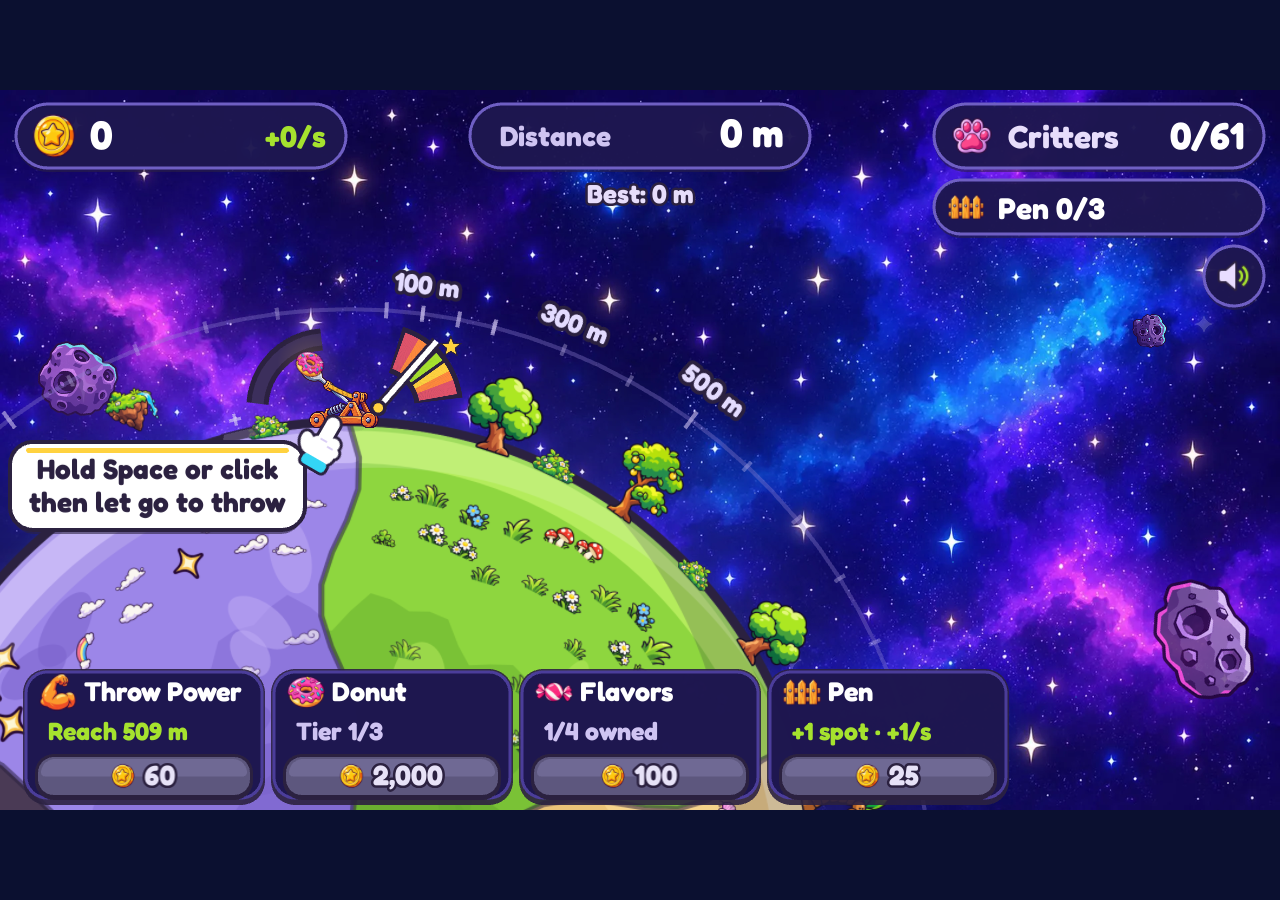
<file: index.html>
<!doctype html>
<html lang="en">
  <head>
    <meta charset="UTF-8" />
    <meta
      name="viewport"
      content="width=device-width, initial-scale=1, maximum-scale=1, user-scalable=no, viewport-fit=cover"
    />
    <meta name="theme-color" content="#140f3a" />
    <link rel="icon" href="data:," />
    <title>Snack Planet</title>
    <style>
      html,
      body {
        margin: 0;
        padding: 0;
        width: 100%;
        height: 100%;
        overflow: hidden;
        background: #0b1030;
        overscroll-behavior: none;
        touch-action: none;
        -webkit-user-select: none;
        user-select: none;
        -webkit-touch-callout: none;
        -webkit-tap-highlight-color: transparent;
      }
      #game {
        position: fixed;
        inset: 0;
        touch-action: none;
      }
      #game canvas {
        touch-action: none;
        display: block;
      }
      /* Rotate prompt (11-04, Allen: a phone opened upright shows the game as a thin strip). Only
         touch screens held upright see it; a narrow desktop window does not. Pure CSS, so it comes
         and goes with the rotation itself, and it sits over the canvas so a tap on it never starts
         a throw. */
      #rotate {
        display: none;
        position: fixed;
        inset: 0;
        z-index: 100;
        flex-direction: column;
        align-items: center;
        justify-content: center;
        gap: 22px;
        padding: 24px;
        box-sizing: border-box;
        background: rgba(11, 16, 48, 0.94);
        color: #ffffff;
        font-family: 'Fredoka', system-ui, sans-serif;
        font-weight: 700;
        text-align: center;
        touch-action: none;
      }
      #rotate .title {
        font-size: 28px;
        line-height: 1.2;
      }
      #rotate .sub {
        font-size: 18px;
        font-weight: 500;
        color: #cfc4f2;
      }
      #rotate svg {
        width: 120px;
        height: 120px;
        animation: sp-rotate 2.4s ease-in-out infinite;
      }
      @keyframes sp-rotate {
        0%, 20% { transform: rotate(0deg); }
        50%, 80% { transform: rotate(-90deg); }
        100% { transform: rotate(0deg); }
      }
      @media (prefers-reduced-motion: reduce) {
        #rotate svg { animation: none; transform: rotate(-90deg); }
      }
      @media (orientation: portrait) and (pointer: coarse) {
        #rotate { display: flex; }
      }
      /* iOS app only (main.ts adds .ios when VITE_PLATFORM=ios). The web view is full screen; the
         canvas keeps clear of the Dynamic Island and the screen corners (left/right/top insets) and
         the bars around the 16:9 game show the same starfield, blurred and dimmed. No bottom inset:
         on a landscape iPhone the game's height is the limit and taps over the home indicator are
         fine (the app defers the swipe-up gesture). An iPad window held upright letterboxes the game
         instead of asking to rotate. */
      .ios body::before {
        content: '';
        position: fixed;
        inset: -24px;
        background: #0b1030 url('assets/bg/space.webp') center / cover no-repeat;
        filter: blur(10px) brightness(0.55);
      }
      .ios #game {
        top: env(safe-area-inset-top);
        right: env(safe-area-inset-right);
        bottom: 0;
        left: env(safe-area-inset-left);
      }
      .ios #rotate {
        display: none !important;
      }
    </style>
    <script type="module" crossorigin src="./assets/index-CEvLMeFj.js"></script>
    <link rel="modulepreload" crossorigin href="./assets/phaser-0YPJO2g1.js">
    <link rel="stylesheet" crossorigin href="./assets/index-D0pTdJVV.css">
  </head>
  <body>
    <div id="game"></div>
    <div id="rotate" role="alert" aria-live="polite">
      <svg viewBox="0 0 120 120" aria-hidden="true">
        <rect x="38" y="14" width="44" height="92" rx="9" fill="#2c2370" stroke="#ffffff" stroke-width="5" />
        <rect x="45" y="26" width="30" height="64" rx="3" fill="#6f5fc4" />
        <circle cx="60" cy="98" r="3.5" fill="#ffffff" />
      </svg>
      <div class="title">Rotate your phone</div>
      <div class="sub">Snack Planet plays in landscape</div>
    </div>
  </body>
</html>
</file>
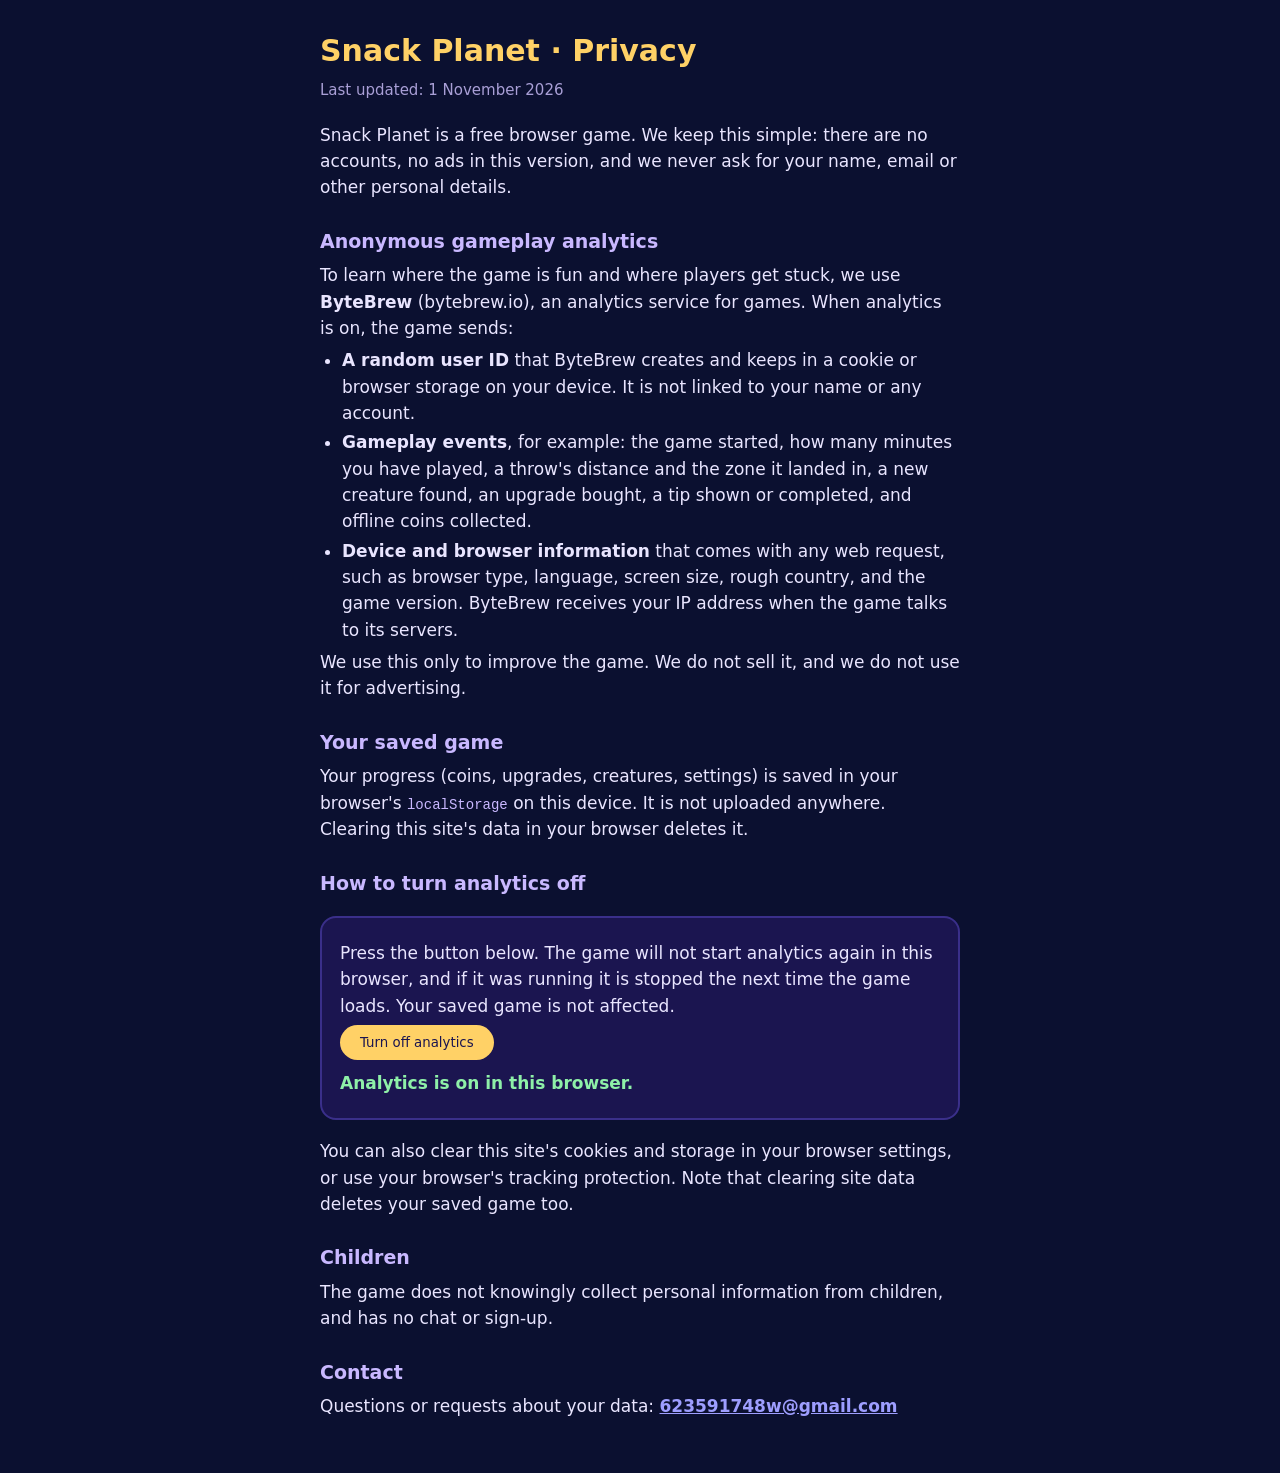
<file: privacy.html>
<!doctype html>
<html lang="en">
  <head>
    <meta charset="UTF-8" />
    <meta name="viewport" content="width=device-width, initial-scale=1" />
    <meta name="theme-color" content="#140f3a" />
    <meta name="robots" content="noindex" />
    <link rel="icon" href="data:," />
    <title>Snack Planet · Privacy</title>
    <style>
      :root {
        color-scheme: dark;
      }
      html,
      body {
        margin: 0;
        background: #0b1030;
        color: #e9e5ff;
        font: 17px/1.55 Fredoka, system-ui, -apple-system, 'Segoe UI', Roboto, sans-serif;
      }
      main {
        box-sizing: border-box;
        max-width: 680px;
        margin: 0 auto;
        padding: 28px 20px 48px;
      }
      h1 {
        margin: 0 0 4px;
        font-size: 30px;
        color: #ffd166;
      }
      h2 {
        margin: 26px 0 6px;
        font-size: 19px;
        color: #c9b8ff;
      }
      p,
      ul {
        margin: 6px 0;
      }
      ul {
        padding-left: 22px;
      }
      li {
        margin: 3px 0;
      }
      .date {
        margin: 0 0 20px;
        color: #a99fd6;
        font-size: 15px;
      }
      .card {
        margin: 18px 0;
        padding: 16px 18px;
        border-radius: 16px;
        background: #1b1550;
        border: 2px solid #3a2f8a;
      }
      button {
        appearance: none;
        border: 0;
        border-radius: 999px;
        padding: 10px 20px;
        font: 700 16px/1.2 inherit;
        font-family: inherit;
        color: #1b1550;
        background: #ffd166;
        cursor: pointer;
      }
      button:hover {
        background: #ffe08f;
      }
      button:focus-visible {
        outline: 3px solid #fff;
        outline-offset: 3px;
      }
      #state {
        margin-top: 10px;
        font-weight: 700;
      }
      .on {
        color: #8ef0a8;
      }
      .off {
        color: #ffb3c0;
      }
      code {
        font-size: 14px;
        color: #c9b8ff;
      }
    </style>
  </head>
  <body>
    <main>
      <h1>Snack Planet · Privacy</h1>
      <p class="date">Last updated: 1 November 2026</p>

      <p>
        Snack Planet is a free browser game. We keep this simple: there are no accounts, no ads in this version, and we
        never ask for your name, email or other personal details.
      </p>

      <h2>Anonymous gameplay analytics</h2>
      <p>
        To learn where the game is fun and where players get stuck, we use
        <strong>ByteBrew</strong> (bytebrew.io), an analytics service for games. When analytics is on, the game sends:
      </p>
      <ul>
        <li>
          <strong>A random user ID</strong> that ByteBrew creates and keeps in a cookie or browser storage on your
          device. It is not linked to your name or any account.
        </li>
        <li>
          <strong>Gameplay events</strong>, for example: the game started, how many minutes you have played, a throw's
          distance and the zone it landed in, a new creature found, an upgrade bought, a tip shown or completed, and
          offline coins collected.
        </li>
        <li>
          <strong>Device and browser information</strong> that comes with any web request, such as browser type,
          language, screen size, rough country, and the game version. ByteBrew receives your IP address when the
          game talks to its servers.
        </li>
      </ul>
      <p>We use this only to improve the game. We do not sell it, and we do not use it for advertising.</p>
      <!-- Owner: add a link to ByteBrew's own privacy policy here once confirmed. -->

      <h2>Your saved game</h2>
      <p>
        Your progress (coins, upgrades, creatures, settings) is saved in your browser's <code>localStorage</code> on
        this device. It is not uploaded anywhere. Clearing this site's data in your browser deletes it.
      </p>

      <h2>How to turn analytics off</h2>
      <div class="card">
        <p>
          Press the button below. The game will not start analytics again in this browser, and if it was running it is
          stopped the next time the game loads. Your saved game is not affected.
        </p>
        <p><button id="off" type="button">Turn off analytics</button></p>
        <p id="state" role="status" aria-live="polite"></p>
      </div>
      <p>
        You can also clear this site's cookies and storage in your browser settings, or use your browser's tracking
        protection. Note that clearing site data deletes your saved game too.
      </p>

      <h2>Children</h2>
      <p>The game does not knowingly collect personal information from children, and has no chat or sign-up.</p>

      <h2>Contact</h2>
      <p>Questions or requests about your data: <a href="mailto:623591748w@gmail.com"><strong>623591748w@gmail.com</strong></a></p>
    </main>
    <script>
      (function () {
        var KEY = 'snackplanet.analytics';
        var state = document.getElementById('state');
        function read() {
          try {
            return localStorage.getItem(KEY);
          } catch (e) {
            return null;
          }
        }
        function show(msg) {
          var off = read() === 'off';
          state.className = off ? 'off' : 'on';
          state.textContent = msg || (off ? 'Analytics is off in this browser.' : 'Analytics is on in this browser.');
        }
        document.getElementById('off').addEventListener('click', function () {
          try {
            localStorage.setItem(KEY, 'off');
            show('Analytics is now off in this browser. You can close this tab.');
          } catch (e) {
            show('Your browser blocked storage, so the setting could not be saved. Blocking site cookies and storage also blocks analytics.');
          }
        });
        show();
      })();
    </script>
  </body>
</html>
</file>
<file: assets/index-D0pTdJVV.css>
@font-face{font-family:Fredoka;font-style:normal;font-display:swap;font-weight:500;src:url(./fredoka-latin-500-normal-B0JifZgm.woff2) format("woff2"),url(./fredoka-latin-500-normal-BL692wg7.woff) format("woff")}@font-face{font-family:Fredoka;font-style:normal;font-display:swap;font-weight:700;src:url(./fredoka-latin-700-normal-BOIZVyIN.woff2) format("woff2"),url(./fredoka-latin-700-normal-C8FeHd3X.woff) format("woff")}
</file>
